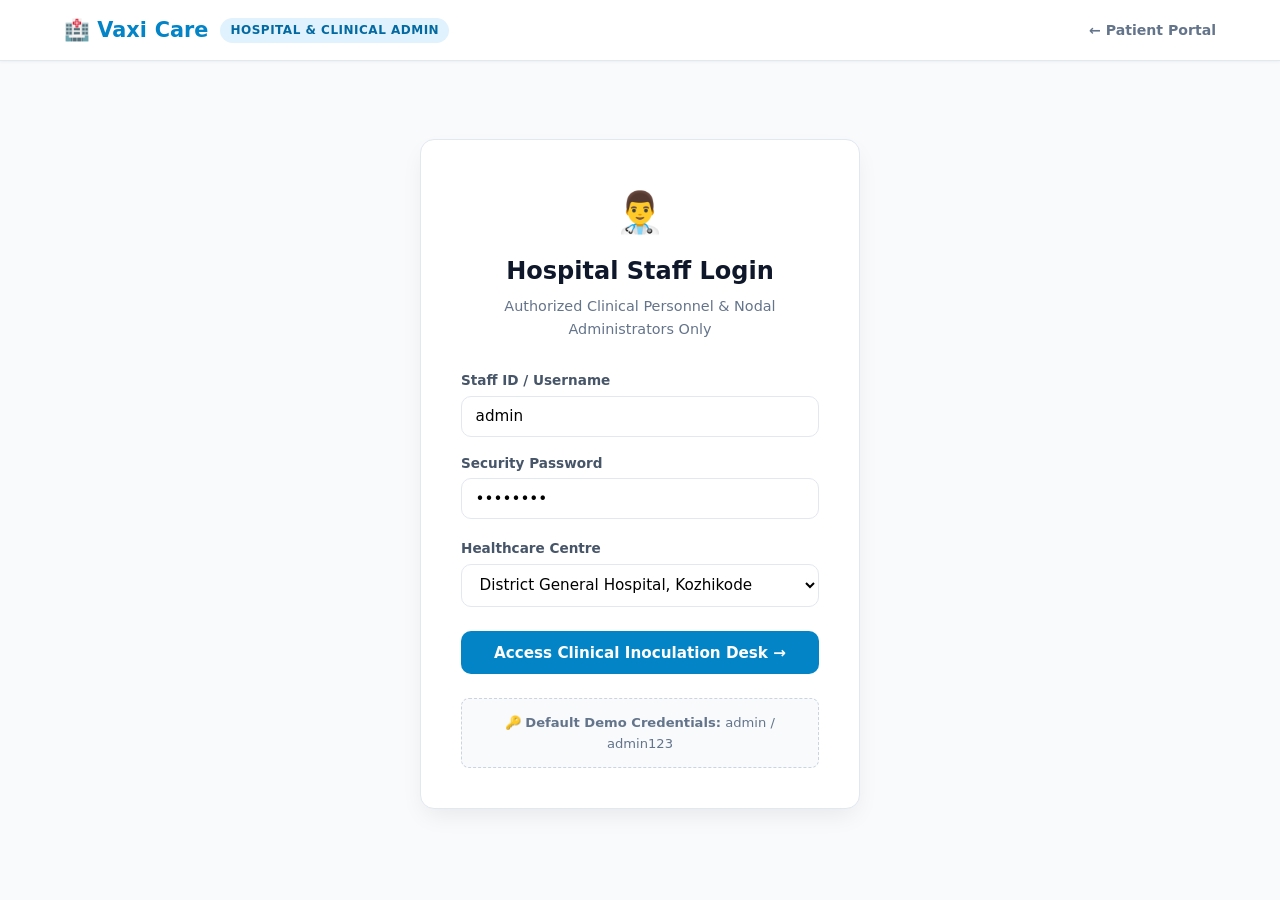
<file: docs/admin.html>
<!DOCTYPE html>
<html lang="en">
<head>
    <meta charset="UTF-8">
    <meta name="viewport" content="width=device-width, initial-scale=1.0">
    <title>Hospital Staff & Admin Portal — VaxiCare Clinical Registry</title>
    <link rel="stylesheet" href="css/style.css">
    <style>
        :root {
            --primary: #0284c7;
            --primary-dark: #0369a1;
            --teal: #0d9488;
            --success: #10b981;
            --danger: #ef4444;
            --warning: #f59e0b;
            --bg-light: #f8fafc;
            --card-border: #e2e8f0;
        }

        body {
            background-color: var(--bg-light);
            font-family: -apple-system, BlinkMacSystemFont, "Segoe UI", Roboto, "Helvetica Neue", Arial, sans-serif;
            margin: 0;
            color: #0f172a;
        }

        /* Top Admin Navbar */
        .admin-nav {
            background: #ffffff;
            border-bottom: 1px solid var(--card-border);
            padding: 0.85rem 5%;
            display: flex;
            justify-content: space-between;
            align-items: center;
            position: sticky;
            top: 0;
            z-index: 100;
            box-shadow: 0 1px 3px rgba(0,0,0,0.05);
        }

        .admin-brand {
            font-size: 1.3rem;
            font-weight: 800;
            color: var(--primary);
            display: flex;
            align-items: center;
            gap: 8px;
            text-decoration: none;
        }

        .admin-badge {
            background: #e0f2fe;
            color: #0369a1;
            padding: 3px 10px;
            border-radius: 9999px;
            font-size: 0.75rem;
            font-weight: 700;
            letter-spacing: 0.5px;
        }

        /* Login Screen */
        .login-wrapper {
            min-height: calc(100vh - 75px);
            display: flex;
            align-items: center;
            justify-content: center;
            padding: 2rem 1rem;
        }

        .login-card {
            background: #ffffff;
            border-radius: 14px;
            padding: 2.5rem;
            width: 100%;
            max-width: 440px;
            box-shadow: 0 10px 25px -5px rgba(0,0,0,0.08);
            border: 1px solid var(--card-border);
        }

        /* KPI Summary Grid */
        .kpi-grid {
            display: grid;
            grid-template-columns: repeat(auto-fit, minmax(200px, 1fr));
            gap: 1.25rem;
            margin-bottom: 2rem;
        }

        .kpi-card {
            background: #ffffff;
            border-radius: 12px;
            padding: 1.25rem 1.5rem;
            border: 1px solid var(--card-border);
            border-left: 5px solid var(--primary);
            box-shadow: 0 2px 4px rgba(0,0,0,0.02);
        }

        .kpi-card.kpi-success { border-left-color: var(--success); }
        .kpi-card.kpi-warning { border-left-color: var(--warning); }
        .kpi-card.kpi-danger  { border-left-color: var(--danger); }

        .kpi-title { font-size: 0.82rem; font-weight: 700; color: #64748b; text-transform: uppercase; margin-bottom: 4px; }
        .kpi-value { font-size: 1.9rem; font-weight: 800; color: #0f172a; }

        /* Clinical Data Table */
        .table-container {
            background: #ffffff;
            border-radius: 12px;
            border: 1px solid var(--card-border);
            overflow: hidden;
            box-shadow: 0 2px 4px rgba(0,0,0,0.02);
        }

        .table-toolbar {
            padding: 1.2rem 1.5rem;
            background: #ffffff;
            border-bottom: 1px solid var(--card-border);
            display: flex;
            flex-wrap: wrap;
            justify-content: space-between;
            align-items: center;
            gap: 1rem;
        }

        .search-input {
            padding: 0.55rem 1rem;
            border: 1px solid var(--card-border);
            border-radius: 8px;
            font-size: 0.9rem;
            min-width: 260px;
        }

        .filter-select {
            padding: 0.55rem 1rem;
            border: 1px solid var(--card-border);
            border-radius: 8px;
            font-size: 0.9rem;
            background: white;
            color: #334155;
        }

        table.clinical-table {
            width: 100%;
            border-collapse: collapse;
            text-align: left;
            font-size: 0.92rem;
        }

        table.clinical-table th {
            background: #f1f5f9;
            color: #475569;
            font-weight: 700;
            padding: 0.9rem 1.2rem;
            border-bottom: 1px solid var(--card-border);
            font-size: 0.82rem;
            text-transform: uppercase;
            letter-spacing: 0.5px;
        }

        table.clinical-table td {
            padding: 1rem 1.2rem;
            border-bottom: 1px solid var(--card-border);
            vertical-align: middle;
        }

        table.clinical-table tr:hover {
            background-color: #f8fafc;
        }

        /* Action Buttons */
        .btn-action-group {
            display: flex;
            gap: 6px;
            align-items: center;
        }

        .btn-complete {
            background: #10b981;
            color: #ffffff;
            border: none;
            padding: 5px 12px;
            border-radius: 6px;
            font-size: 0.8rem;
            font-weight: 700;
            cursor: pointer;
            transition: all 0.15s ease;
            display: inline-flex;
            align-items: center;
            gap: 4px;
        }

        .btn-complete:hover {
            background: #059669;
            transform: translateY(-1px);
        }

        .btn-noshow {
            background: #fee2e2;
            color: #b91c1c;
            border: 1px solid #fecaca;
            padding: 5px 12px;
            border-radius: 6px;
            font-size: 0.8rem;
            font-weight: 700;
            cursor: pointer;
            transition: all 0.15s ease;
            display: inline-flex;
            align-items: center;
            gap: 4px;
        }

        .btn-noshow:hover {
            background: #fecaca;
            color: #991b1b;
        }

        /* Status Badges */
        .status-badge {
            display: inline-block;
            padding: 3px 10px;
            border-radius: 9999px;
            font-size: 0.76rem;
            font-weight: 800;
            letter-spacing: 0.3px;
        }

        .status-confirmed { background: #e0f2fe; color: #0284c7; }
        .status-completed { background: #dcfce7; color: #15803d; }
        .status-noshow    { background: #fee2e2; color: #b91c1c; }

        /* Toast Alert */
        .toast {
            position: fixed;
            bottom: 2rem;
            right: 2rem;
            background: #0f172a;
            color: #ffffff;
            padding: 1rem 1.4rem;
            border-radius: 8px;
            font-size: 0.9rem;
            font-weight: 600;
            display: none;
            box-shadow: 0 10px 15px -3px rgba(0,0,0,0.2);
            z-index: 9999;
            animation: fadeIn 0.2s ease-in;
        }

        @keyframes fadeIn {
            from { opacity: 0; transform: translateY(10px); }
            to { opacity: 1; transform: translateY(0); }
        }
    </style>
</head>
<body>

    <!-- 1. HOSPITAL ADMIN NAVBAR -->
    <nav class="admin-nav">
        <div style="display:flex; align-items:center; gap: 12px;">
            <a href="index.html" class="admin-brand">🏥 Vaxi<span>Care</span></a>
            <span class="admin-badge">HOSPITAL & CLINICAL ADMIN</span>
        </div>
        <div style="display:flex; align-items:center; gap: 15px;">
            <a href="index.html" style="font-size: 0.88rem; color: #64748b; text-decoration: none; font-weight: 600;">← Patient Portal</a>
            <div id="staffSessionNav" style="display: none; align-items: center; gap: 10px;">
                <span id="staffNameDisplay" style="font-weight: 700; font-size: 0.9rem; color: #334155;">Dr. Radhakrishnan</span>
                <span class="badge badge-danger">NODAL OFFICER</span>
                <button class="btn btn-secondary btn-sm" onclick="handleAdminLogout()">Sign Out</button>
            </div>
        </div>
    </nav>

    <!-- 2. LOGIN SCREEN (Visible when not authenticated as admin) -->
    <div id="adminLoginSection" class="login-wrapper">
        <div class="login-card">
            <div style="text-align: center; margin-bottom: 1.8rem;">
                <span style="font-size: 2.5rem;">👨‍⚕️</span>
                <h2 style="margin: 0.5rem 0 0.3rem; color: #0f172a;">Hospital Staff Login</h2>
                <p style="color: #64748b; font-size: 0.9rem; margin: 0;">Authorized Clinical Personnel & Nodal Administrators Only</p>
            </div>

            <form onsubmit="handleAdminLogin(event)">
                <div class="form-group" style="margin-bottom: 1rem;">
                    <label style="font-size: 0.85rem; font-weight: 700; color: #475569; display:block; margin-bottom: 4px;">Staff ID / Username</label>
                    <input type="text" id="adminUsername" class="form-control" placeholder="admin" value="admin" required>
                </div>
                <div class="form-group" style="margin-bottom: 1.2rem;">
                    <label style="font-size: 0.85rem; font-weight: 700; color: #475569; display:block; margin-bottom: 4px;">Security Password</label>
                    <input type="password" id="adminPassword" class="form-control" placeholder="••••••••" value="admin123" required>
                </div>
                <div class="form-group" style="margin-bottom: 1.5rem;">
                    <label style="font-size: 0.85rem; font-weight: 700; color: #475569; display:block; margin-bottom: 4px;">Healthcare Centre</label>
                    <select id="adminCentreSelect" class="form-control" style="background:white;">
                        <option value="District General Hospital">District General Hospital, Kozhikode</option>
                        <option value="Govt. Medical College Immunization Hub">Govt. Medical College Immunization Hub</option>
                        <option value="Cheruthuruthy Primary Health Centre">Cheruthuruthy Primary Health Centre</option>
                        <option value="Aster MIMS Vaccination Clinic">Aster MIMS Vaccination Clinic</option>
                    </select>
                </div>
                <button type="submit" class="btn btn-primary" style="width: 100%; padding: 0.8rem; font-size: 0.95rem;">Access Clinical Inoculation Desk →</button>
            </form>

            <div style="margin-top: 1.5rem; padding: 0.8rem; background: #f8fafc; border-radius: 8px; border: 1px dashed #cbd5e1; font-size: 0.82rem; color: #64748b; text-align: center;">
                🔑 <strong>Default Demo Credentials:</strong> <code>admin</code> / <code>admin123</code>
            </div>
        </div>
    </div>

    <!-- 3. HOSPITAL CLINICAL DASHBOARD (Visible after login) -->
    <div id="adminDashboardSection" style="display: none; padding: 2.5rem 5%;">
        
        <div style="display:flex; justify-content:space-between; align-items:flex-end; margin-bottom: 1.8rem; flex-wrap: wrap; gap: 1rem;">
            <div>
                <h1 style="margin: 0; font-size: 1.8rem; color: #0f172a;">Clinical Vaccination Desk</h1>
                <p style="margin: 0.3rem 0 0; color: #64748b; font-size: 0.95rem;">
                    Active Inoculation Queue & Daily Appointment Confirmation Management
                </p>
            </div>
            <div style="display:flex; gap: 8px;">
                <button class="btn btn-secondary btn-sm" onclick="loadAdminAppointments()">🔄 Refresh Records</button>
                <button class="btn btn-primary btn-sm" onclick="simulateNewAppointment()">+ Quick Add Mock Patient</button>
            </div>
        </div>

        <!-- KPI Metrics -->
        <div class="kpi-grid">
            <div class="kpi-card">
                <div class="kpi-title">Total Scheduled</div>
                <div class="kpi-value" id="kpiTotal">0</div>
            </div>
            <div class="kpi-card kpi-success">
                <div class="kpi-title">Inoculations Completed</div>
                <div class="kpi-value" id="kpiCompleted" style="color: var(--success);">0</div>
            </div>
            <div class="kpi-card kpi-warning">
                <div class="kpi-title">Pending / In-Queue</div>
                <div class="kpi-value" id="kpiPending" style="color: var(--warning);">0</div>
            </div>
            <div class="kpi-card kpi-danger">
                <div class="kpi-title">Recorded No-Shows</div>
                <div class="kpi-value" id="kpiNoShow" style="color: var(--danger);">0</div>
            </div>
        </div>

        <!-- Appointment Table Container -->
        <div class="table-container">
            <div class="table-toolbar">
                <div style="display:flex; gap: 10px; flex-wrap: wrap; align-items: center;">
                    <input type="text" id="tableSearch" class="search-input" placeholder="🔍 Search patient, phone, or booking ID..." oninput="filterAppointments()">
                    <select id="statusFilter" class="filter-select" onchange="filterAppointments()">
                        <option value="ALL">All Statuses</option>
                        <option value="CONFIRMED">Scheduled / Confirmed</option>
                        <option value="COMPLETED">Completed (Vaccinated)</option>
                        <option value="NO_SHOW">No-Show</option>
                    </select>
                </div>
                <div style="font-size: 0.85rem; color: #64748b; font-weight: 600;">
                    Showing <span id="showingCount">0</span> records
                </div>
            </div>

            <div style="overflow-x: auto;">
                <table class="clinical-table">
                    <thead>
                        <tr>
                            <th>Booking ID</th>
                            <th>Patient Name</th>
                            <th>Contact Phone</th>
                            <th>Vaccine Regimen</th>
                            <th>Assigned Centre</th>
                            <th>Scheduled Date</th>
                            <th>Clinical Status</th>
                            <th style="text-align: right;">Staff Inoculation Actions</th>
                        </tr>
                    </thead>
                    <tbody id="appointmentTableBody">
                        <!-- Populated dynamically by JavaScript -->
                    </tbody>
                </table>
            </div>
        </div>
    </div>

    <!-- Toast Notification Element -->
    <div id="adminToast" class="toast"></div>

    <script>
        let appointments = [];

        // Check if admin is currently logged in on page load
        document.addEventListener('DOMContentLoaded', () => {
            const adminUserStr = sessionStorage.getItem('adminUser');
            if (adminUserStr) {
                try {
                    const admin = JSON.parse(adminUserStr);
                    showDashboard(admin);
                } catch(e) {
                    showLogin();
                }
            } else {
                showLogin();
            }
        });

        function showLogin() {
            document.getElementById('adminLoginSection').style.display = 'flex';
            document.getElementById('adminDashboardSection').style.display = 'none';
            document.getElementById('staffSessionNav').style.display = 'none';
        }

        function showDashboard(admin) {
            document.getElementById('adminLoginSection').style.display = 'none';
            document.getElementById('adminDashboardSection').style.display = 'block';
            document.getElementById('staffSessionNav').style.display = 'flex';
            document.getElementById('staffNameDisplay').textContent = admin.fullName || "Dr. Radhakrishnan";
            loadAdminAppointments();
        }

        function handleAdminLogin(e) {
            e.preventDefault();
            const u = document.getElementById('adminUsername').value.trim();
            const p = document.getElementById('adminPassword').value.trim();
            const centre = document.getElementById('adminCentreSelect').value;

            if (u === "admin" && p === "admin123") {
                const adminObj = {
                    username: "admin",
                    fullName: "Dr. Radhakrishnan",
                    role: "ADMIN",
                    centre: centre
                };
                sessionStorage.setItem('adminUser', JSON.stringify(adminObj));
                showDashboard(adminObj);
                showToast("✅ Authenticated as Hospital Medical Officer");
            } else {
                alert("❌ Invalid Admin Credentials. Default login: admin / admin123");
            }
        }

        function handleAdminLogout() {
            sessionStorage.removeItem('adminUser');
            showLogin();
            showToast("Signed out from Clinical Desk.");
        }

        async function loadAdminAppointments() {
            try {
                const res = await fetch('/api/appointments', { cache: 'no-store' });
                if (res.ok) {
                    appointments = await res.json();
                }
            } catch (err) {
                console.warn("Backend API unavailable, using local mock persistence", err);
            }

            if (!appointments || appointments.length === 0) {
                appointments = JSON.parse(localStorage.getItem('smart_bookings') || "[]");
            }

            // Provide default mock records if completely empty
            if (appointments.length === 0) {
                appointments = [
                    { bookingId: "BK-1001", patientName: "Arya Prakash", contact: "9876543210", vaccine: "Covishield", centre: "District General Hospital", date: "2026-10-02", status: "CONFIRMED" },
                    { bookingId: "BK-1236", patientName: "Sneha Patel", contact: "9847555666", vaccine: "Covaxin", centre: "Govt. Medical College Immunization Hub", date: "2026-10-02", status: "CONFIRMED" },
                    { bookingId: "BK-6208", patientName: "Rohit Menon", contact: "9874561230", vaccine: "Corbevax", centre: "Cheruthuruthy Primary Health Centre", date: "2026-10-02", status: "COMPLETED" }
                ];
                localStorage.setItem('smart_bookings', JSON.stringify(appointments));
            }

            renderTable(appointments);
            updateKpis(appointments);
        }

        function updateKpis(data) {
            const total = data.length;
            const completed = data.filter(a => (a.status || "").toUpperCase() === "COMPLETED").length;
            const noShow = data.filter(a => (a.status || "").toUpperCase() === "NO_SHOW").length;
            const pending = total - completed - noShow;

            document.getElementById('kpiTotal').textContent = total;
            document.getElementById('kpiCompleted').textContent = completed;
            document.getElementById('kpiPending').textContent = pending >= 0 ? pending : 0;
            document.getElementById('kpiNoShow').textContent = noShow;
        }

        function renderTable(data) {
            const tbody = document.getElementById('appointmentTableBody');
            document.getElementById('showingCount').textContent = data.length;

            if (data.length === 0) {
                tbody.innerHTML = `<tr><td colspan="8" style="text-align:center; padding: 2.5rem; color:#94a3b8;">No matching scheduled appointments found.</td></tr>`;
                return;
            }

            tbody.innerHTML = data.slice().reverse().map(a => {
                const status = (a.status || "CONFIRMED").toUpperCase();
                let statusBadge = "";
                let actionsHtml = "";

                if (status === "COMPLETED") {
                    statusBadge = `<span class="status-badge status-completed">✅ COMPLETED</span>`;
                    actionsHtml = `
                        <div class="btn-action-group" style="justify-content: flex-end;">
                            <span style="font-size:0.8rem; color:#15803d; font-weight:700;">Inoculation Confirmed</span>
                            <button class="btn btn-secondary btn-sm" onclick="revertStatus('${a.bookingId}')" style="padding: 2px 8px; font-size:0.75rem;">Revert</button>
                        </div>
                    `;
                } else if (status === "NO_SHOW") {
                    statusBadge = `<span class="status-badge status-noshow">⚠️ NO-SHOW</span>`;
                    actionsHtml = `
                        <div class="btn-action-group" style="justify-content: flex-end;">
                            <button class="btn btn-secondary btn-sm" onclick="updateAppointmentStatus('${a.bookingId}', 'CONFIRMED')" style="padding: 2px 8px; font-size:0.75rem;">Re-schedule</button>
                        </div>
                    `;
                } else {
                    statusBadge = `<span class="status-badge status-confirmed">🗓️ CONFIRMED</span>`;
                    actionsHtml = `
                        <div class="btn-action-group" style="justify-content: flex-end;">
                            <button class="btn-complete" onclick="updateAppointmentStatus('${a.bookingId}', 'COMPLETED')">
                                ✔ Mark Completed
                            </button>
                            <button class="btn-noshow" onclick="updateAppointmentStatus('${a.bookingId}', 'NO_SHOW')">
                                ✖ Mark No-Show
                            </button>
                        </div>
                    `;
                }

                return `
                    <tr id="row-${a.bookingId}">
                        <td><strong style="color:var(--primary); font-family: monospace; font-size:0.95rem;">${a.bookingId}</strong></td>
                        <td><strong>${a.patientName}</strong></td>
                        <td>${a.contact}</td>
                        <td><span class="badge badge-info">${a.vaccine}</span></td>
                        <td><small style="color:#475569;">${a.centre || 'District General Hospital'}</small></td>
                        <td>${a.date}</td>
                        <td>${statusBadge}</td>
                        <td>${actionsHtml}</td>
                    </tr>
                `;
            }).join('');
        }

        async function updateAppointmentStatus(bookingId, newStatus) {
            // 1. Try updating Backend REST Endpoint
            try {
                const res = await fetch('/api/appointments/update', {
                    method: 'POST',
                    headers: { 'Content-Type': 'application/json' },
                    body: JSON.stringify({ bookingId: bookingId, status: newStatus })
                });
                if (res.ok) {
                    const data = await res.json();
                    console.log("Backend updated:", data);
                }
            } catch (err) {
                console.warn("Backend update failed, persisting in local storage", err);
            }

            // 2. Update local state & LocalStorage
            for (let i = 0; i < appointments.length; i++) {
                if (appointments[i].bookingId === bookingId) {
                    appointments[i].status = newStatus;
                    break;
                }
            }
            localStorage.setItem('smart_bookings', JSON.stringify(appointments));

            filterAppointments();
            updateKpis(appointments);

            if (newStatus === "COMPLETED") {
                showToast(`✅ ${bookingId} marked as COMPLETED. Patient certificate unlocked!`);
            } else if (newStatus === "NO_SHOW") {
                showToast(`⚠️ ${bookingId} recorded as No-Show.`);
            } else {
                showToast(`Status for ${bookingId} updated.`);
            }
        }

        function revertStatus(bookingId) {
            updateAppointmentStatus(bookingId, 'CONFIRMED');
        }

        function filterAppointments() {
            const query = (document.getElementById('tableSearch').value || "").toLowerCase().trim();
            const statusFilter = document.getElementById('statusFilter').value;

            const filtered = appointments.filter(a => {
                const matchQuery = 
                    (a.bookingId || "").toLowerCase().includes(query) ||
                    (a.patientName || "").toLowerCase().includes(query) ||
                    (a.contact || "").toLowerCase().includes(query) ||
                    (a.vaccine || "").toLowerCase().includes(query);

                const aStatus = (a.status || "CONFIRMED").toUpperCase();
                const matchStatus = (statusFilter === "ALL") || (aStatus === statusFilter);

                return matchQuery && matchStatus;
            });

            renderTable(filtered);
        }

        function simulateNewAppointment() {
            const rand = Math.floor(1000 + Math.random() * 9000);
            const mockPatients = ["Ananya Nair", "Kavya Suresh", "Vishnu Prasad", "Meera Krishnan", "Arjun Das"];
            const mockVaccines = ["Covishield", "Covaxin", "Corbevax", "Hepatitis B"];
            const randomPatient = mockPatients[Math.floor(Math.random() * mockPatients.length)];
            const randomVaccine = mockVaccines[Math.floor(Math.random() * mockVaccines.length)];

            const newAppt = {
                bookingId: `BK-${rand}`,
                patientName: randomPatient,
                contact: `9847${Math.floor(100000 + Math.random() * 900000)}`,
                vaccine: randomVaccine,
                centre: "District General Hospital",
                date: new Date().toISOString().split('T')[0],
                status: "CONFIRMED"
            };

            appointments.push(newAppt);
            localStorage.setItem('smart_bookings', JSON.stringify(appointments));
            filterAppointments();
            updateKpis(appointments);
            showToast(`➕ Added new appointment for ${randomPatient} (${newAppt.bookingId})`);
        }

        function showToast(message) {
            const toast = document.getElementById('adminToast');
            toast.textContent = message;
            toast.style.display = 'block';
            setTimeout(() => {
                toast.style.display = 'none';
            }, 3000);
        }
    </script>
</body>
</html>
</file>
<file: docs/css/style.css>
:root {
    --primary: #0284c7;
    --primary-dark: #0369a1;
    --primary-light: #e0f2fe;
    --accent: #0d9488;
    --dark: #0f172a;
    --gray-50: #f8fafc;
    --gray-100: #f1f5f9;
    --gray-200: #e2e8f0;
    --gray-600: #475569;
    --danger: #dc2626;
    --warning: #d97706;
    --success: #16a34a;
    --radius: 10px;
    --shadow: 0 4px 15px rgba(0, 0, 0, 0.06);
}

* { box-sizing: border-box; margin: 0; padding: 0; font-family: 'Segoe UI', system-ui, -apple-system, sans-serif; }
body { background: var(--gray-50); color: var(--dark); line-height: 1.6; }

/* Top Emergency Bar */
.top-bar { background: #0f172a; color: white; padding: 0.6rem 5%; display: flex; flex-wrap: wrap; justify-content: space-between; align-items: center; gap: 0.6rem 1rem; font-size: 0.88rem; }
.top-bar .hotline { display: flex; flex-wrap: wrap; align-items: center; gap: 8px; color: #f87171; font-weight: 700; }
.top-bar a { color: white; text-decoration: none; margin-left: 0.8rem; }

/* Navbar */
.navbar { display: flex; flex-wrap: wrap; justify-content: space-between; align-items: center; padding: 0.9rem 5%; background: white; border-bottom: 1px solid var(--gray-200); position: sticky; top: 0; z-index: 1000; box-shadow: 0 2px 8px rgba(0,0,0,0.03); gap: 1rem; }
.brand { font-size: 1.6rem; font-weight: 800; color: var(--primary); text-decoration: none; display: flex; align-items: center; gap: 8px; }
.brand span { color: var(--accent); }
.nav-links { display: flex; flex-wrap: wrap; list-style: none; gap: 0.75rem 1.25rem; align-items: center; }
.nav-links a { text-decoration: none; color: var(--gray-600); font-weight: 600; font-size: 0.95rem; transition: color 0.2s; }
.nav-links a:hover { color: var(--primary); }

/* Buttons */
.btn { display: inline-block; padding: 0.65rem 1.3rem; border-radius: var(--radius); font-weight: 600; text-decoration: none; border: none; cursor: pointer; transition: all 0.2s; font-size: 0.95rem; text-align: center; }
.btn-primary { background: var(--primary); color: white; }
.btn-primary:hover { background: var(--primary-dark); }
.btn-danger { background: var(--danger); color: white; }
.btn-danger:hover { background: #b91c1c; }
.btn-secondary { background: white; color: var(--primary); border: 1px solid var(--gray-200); }
.btn-secondary:hover { background: var(--gray-100); }
.btn-accent { background: var(--accent); color: white; }
.btn-accent:hover { background: #0f766e; }
.btn-sm { padding: 0.4rem 0.8rem; font-size: 0.85rem; }

/* Hero Section */
.hero {
    position: relative;
    background-color: #0d546d;
    background-image: linear-gradient(to right, rgba(10, 54, 71, 0.78) 0%, rgba(10, 54, 71, 0.45) 28%, transparent 42%), url('../images/vaccine-hero-bg.png');
    background-repeat: no-repeat;
    background-position: center center;
    background-size: cover;
    color: white;
    padding: 4.5rem 5%;
    display: grid;
    grid-template-columns: 1.2fr 0.8fr;
    gap: 3rem;
    align-items: center;
}
.hero h1 { font-size: 2.9rem; line-height: 1.15; margin-bottom: 1rem; text-shadow: 0 2px 10px rgba(0, 0, 0, 0.4); }
.hero p { font-size: 1.1rem; opacity: 0.95; margin-bottom: 2rem; text-shadow: 0 1px 6px rgba(0, 0, 0, 0.35); }
.hero-form { background: rgba(255, 255, 255, 0.94); backdrop-filter: blur(10px); -webkit-backdrop-filter: blur(10px); color: var(--dark); padding: 2rem; border-radius: 12px; box-shadow: 0 15px 35px rgba(0,0,0,0.25); border: 1px solid rgba(255, 255, 255, 0.6); }
.hero-form h3 { font-size: 1.3rem; margin-bottom: 0.5rem; color: var(--dark); }
.hero-form p { font-size: 0.88rem; color: var(--gray-600); margin-bottom: 1.25rem; }

/* Common Layouts */
.container { max-width: 1200px; margin: 3.5rem auto; padding: 0 1.5rem; }
.section-header { text-align: center; margin-bottom: 2.5rem; }
.section-header h2 { font-size: 2.1rem; color: var(--dark); margin-bottom: 0.5rem; }
.section-header p { color: var(--gray-600); font-size: 1rem; max-width: 650px; margin: 0 auto; }
.grid-2 { display: grid; grid-template-columns: repeat(auto-fit, minmax(320px, 1fr)); gap: 1.5rem; }
.grid-3 { display: grid; grid-template-columns: repeat(auto-fit, minmax(300px, 1fr)); gap: 1.5rem; }
.grid-4 { display: grid; grid-template-columns: repeat(auto-fit, minmax(240px, 1fr)); gap: 1.25rem; }

/* Flash Alerts */
.alert-box { padding: 1rem 1.5rem; border-radius: var(--radius); margin-bottom: 1.5rem; display: flex; align-items: center; justify-content: space-between; font-weight: 500; }
.alert-success { background: #dcfce7; color: #15803d; border-left: 5px solid #16a34a; }
.alert-error { background: #fee2e2; color: #b91c1c; border-left: 5px solid #dc2626; }

/* Cards & Badges */
.card { background: white; border-radius: var(--radius); padding: 1.75rem; border: 1px solid var(--gray-200); box-shadow: var(--shadow); transition: transform 0.2s; }
.card:hover { transform: translateY(-3px); }
.badge { display: inline-block; padding: 0.25rem 0.65rem; border-radius: 9999px; font-size: 0.75rem; font-weight: 700; text-transform: uppercase; }
.badge-success { background: #dcfce7; color: var(--success); }
.badge-danger { background: #fee2e2; color: var(--danger); }
.badge-warning { background: #fef3c7; color: var(--warning); }
.badge-info { background: var(--primary-light); color: var(--primary-dark); }

/* Tables */
.data-table { width: 100%; border-collapse: collapse; margin-top: 1rem; font-size: 0.95rem; }
.data-table th, .data-table td { padding: 0.85rem 1rem; text-align: left; border-bottom: 1px solid var(--gray-200); }
.data-table th { background: var(--gray-100); color: var(--gray-600); font-weight: 700; }
.data-table tr:hover { background: #f8fafc; }

/* Form Controls */
.form-group { margin-bottom: 1.1rem; }
.form-group label { display: block; font-size: 0.88rem; font-weight: 600; margin-bottom: 0.35rem; color: var(--gray-600); }
.form-control { width: 100%; padding: 0.65rem 0.85rem; border: 1px solid var(--gray-200); border-radius: var(--radius); font-size: 0.95rem; }
.form-control:focus { outline: none; border-color: var(--primary); box-shadow: 0 0 0 3px var(--primary-light); }

/* Emergency Warning Callout */
.emergency-banner { background: #fee2e2; border-left: 6px solid var(--danger); padding: 1.5rem; border-radius: var(--radius); display: flex; align-items: center; justify-content: space-between; gap: 1.5rem; margin-bottom: 2.5rem; }
.emergency-banner h3 { color: #991b1b; font-size: 1.25rem; margin-bottom: 0.25rem; }
.emergency-banner p { color: #7f1d1d; font-size: 0.92rem; }

/* Map Container */
#cityMap { height: 420px; width: 100%; border-radius: var(--radius); border: 1px solid var(--gray-200); z-index: 10; }

/* Modal */
.modal { display: none; position: fixed; top: 0; left: 0; width: 100%; height: 100%; background: rgba(15, 23, 42, 0.6); z-index: 2000; align-items: center; justify-content: center; padding: 1rem; }
.modal.active { display: flex; }
.modal-card { background: white; width: 100%; max-width: 480px; border-radius: 12px; padding: 2rem; box-shadow: 0 20px 25px -5px rgba(0,0,0,0.2); position: relative; }
.modal-close { position: absolute; top: 1rem; right: 1.2rem; font-size: 1.5rem; border: none; background: none; cursor: pointer; color: var(--gray-600); }
.tab-btn-group { display: flex; border-bottom: 2px solid var(--gray-200); margin-bottom: 1.5rem; }
.tab-btn { flex: 1; padding: 0.75rem; border: none; background: none; font-weight: 600; cursor: pointer; color: var(--gray-600); }
.tab-btn.active { color: var(--primary); border-bottom: 2px solid var(--primary); margin-bottom: -2px; }

/* Certificate Card & Print Styles */
.cert-card { background: #ffffff; width: 100%; max-width: 680px; border-radius: 14px; padding: 2rem; box-shadow: 0 25px 50px -12px rgba(0,0,0,0.25); position: relative; border: 3px double #0d9488; max-height: 90vh; overflow-y: auto; }
.cert-header { text-align: center; border-bottom: 2px solid #0d9488; padding-bottom: 1rem; margin-bottom: 1.2rem; }
.cert-badge { display: inline-block; background: #065f46; color: #a7f3d0; padding: 4px 12px; border-radius: 9999px; font-size: 0.8rem; font-weight: 700; margin-top: 6px; }
.cert-section-title { font-size: 0.88rem; font-weight: 800; color: #0f766e; text-transform: uppercase; margin: 1rem 0 0.5rem; letter-spacing: 0.5px; border-bottom: 1px dashed #cbd5e1; padding-bottom: 3px; }
.cert-grid { display: grid; grid-template-columns: 1fr 1fr; gap: 0.6rem 1.5rem; font-size: 0.9rem; }
.cert-label { color: #64748b; font-weight: 600; font-size: 0.82rem; }
.cert-val { color: #0f172a; font-weight: 700; }
.cert-footer-stamp { display: flex; justify-content: space-between; align-items: center; margin-top: 1.5rem; padding-top: 1rem; border-top: 2px solid #0d9488; font-size: 0.8rem; }
.cert-actions { display: flex; gap: 10px; margin-top: 1.5rem; justify-content: flex-end; }

@media print {
    body * { visibility: hidden !important; }
    #certificateModal, #certificateModal * { visibility: visible !important; }
    #certificateModal { position: absolute !important; left: 0 !important; top: 0 !important; width: 100% !important; background: white !important; padding: 0 !important; display: block !important; }
    .cert-actions, .modal-close { display: none !important; }
    .cert-card { max-width: 100% !important; border: 2px solid #047857 !important; box-shadow: none !important; padding: 1.5rem !important; }
}

/* News Cards */
.news-card img { width: 100%; height: 170px; object-fit: cover; border-radius: 8px; margin-bottom: 1rem; }
.news-date { font-size: 0.8rem; color: var(--primary); font-weight: 700; text-transform: uppercase; margin-bottom: 0.4rem; }

/* Footer */
footer { background: #0f172a; color: white; padding: 4rem 5% 2rem; }
.footer-grid { display: grid; grid-template-columns: 1.5fr 1fr 1fr 1fr; gap: 2.5rem; margin-bottom: 3rem; }
.footer-grid h4 { font-size: 1.1rem; margin-bottom: 1.2rem; color: white; }
.footer-grid p, .footer-grid a { color: #94a3b8; font-size: 0.9rem; text-decoration: none; line-height: 1.8; }
.footer-grid a:hover { color: white; }
.footer-bottom { text-align: center; border-top: 1px solid #334155; padding-top: 1.5rem; font-size: 0.85rem; color: #64748b; }

/* Responsive Breakpoints */
@media (max-width: 900px) {
    .hero { grid-template-columns: 1fr; padding: 3rem 5%; }
    .footer-grid { grid-template-columns: 1fr 1fr; }
}

@media (max-width: 768px) {
    /* 1. Top Emergency Bar: Stacks hotline & emergency info vertically */
    .top-bar {
        flex-direction: column;
        text-align: center;
        padding: 0.75rem 1rem;
        gap: 0.5rem;
    }

    .top-bar .hotline {
        flex-direction: column;
        gap: 4px;
        text-align: center;
    }

    .top-bar a {
        margin-left: 0;
    }

    /* 2. Navigation Bar: Stacks logo above nav links */
    .navbar {
        flex-direction: column;
        align-items: center;
        padding: 0.9rem 1rem;
        gap: 0.85rem;
    }

    .brand {
        font-size: 1.45rem;
    }

    /* 3. Navigation Links: Centered vertical stacking */
    .nav-links {
        flex-direction: column;
        width: 100%;
        text-align: center;
        gap: 0.45rem;
        padding-top: 0.6rem;
        border-top: 1px solid var(--gray-200);
    }

    .nav-links li {
        width: 100%;
    }

    .nav-links a {
        display: block;
        padding: 0.45rem 0.5rem;
        border-radius: 6px;
    }

    .nav-links a:hover {
        background: var(--gray-100);
    }

    /* Auth & Action Buttons: Centered wrap */
    #authNavButtons,
    #userProfileNav {
        display: flex;
        flex-wrap: wrap;
        justify-content: center;
        gap: 8px;
        width: 100%;
        padding-top: 0.4rem;
    }

    #authNavButtons .btn,
    #userProfileNav .btn {
        flex: 1 1 120px;
        text-align: center;
    }
}

@media (max-width: 480px) {
    .footer-grid { grid-template-columns: 1fr; }
    .top-bar { font-size: 0.82rem; }
}
</file>
